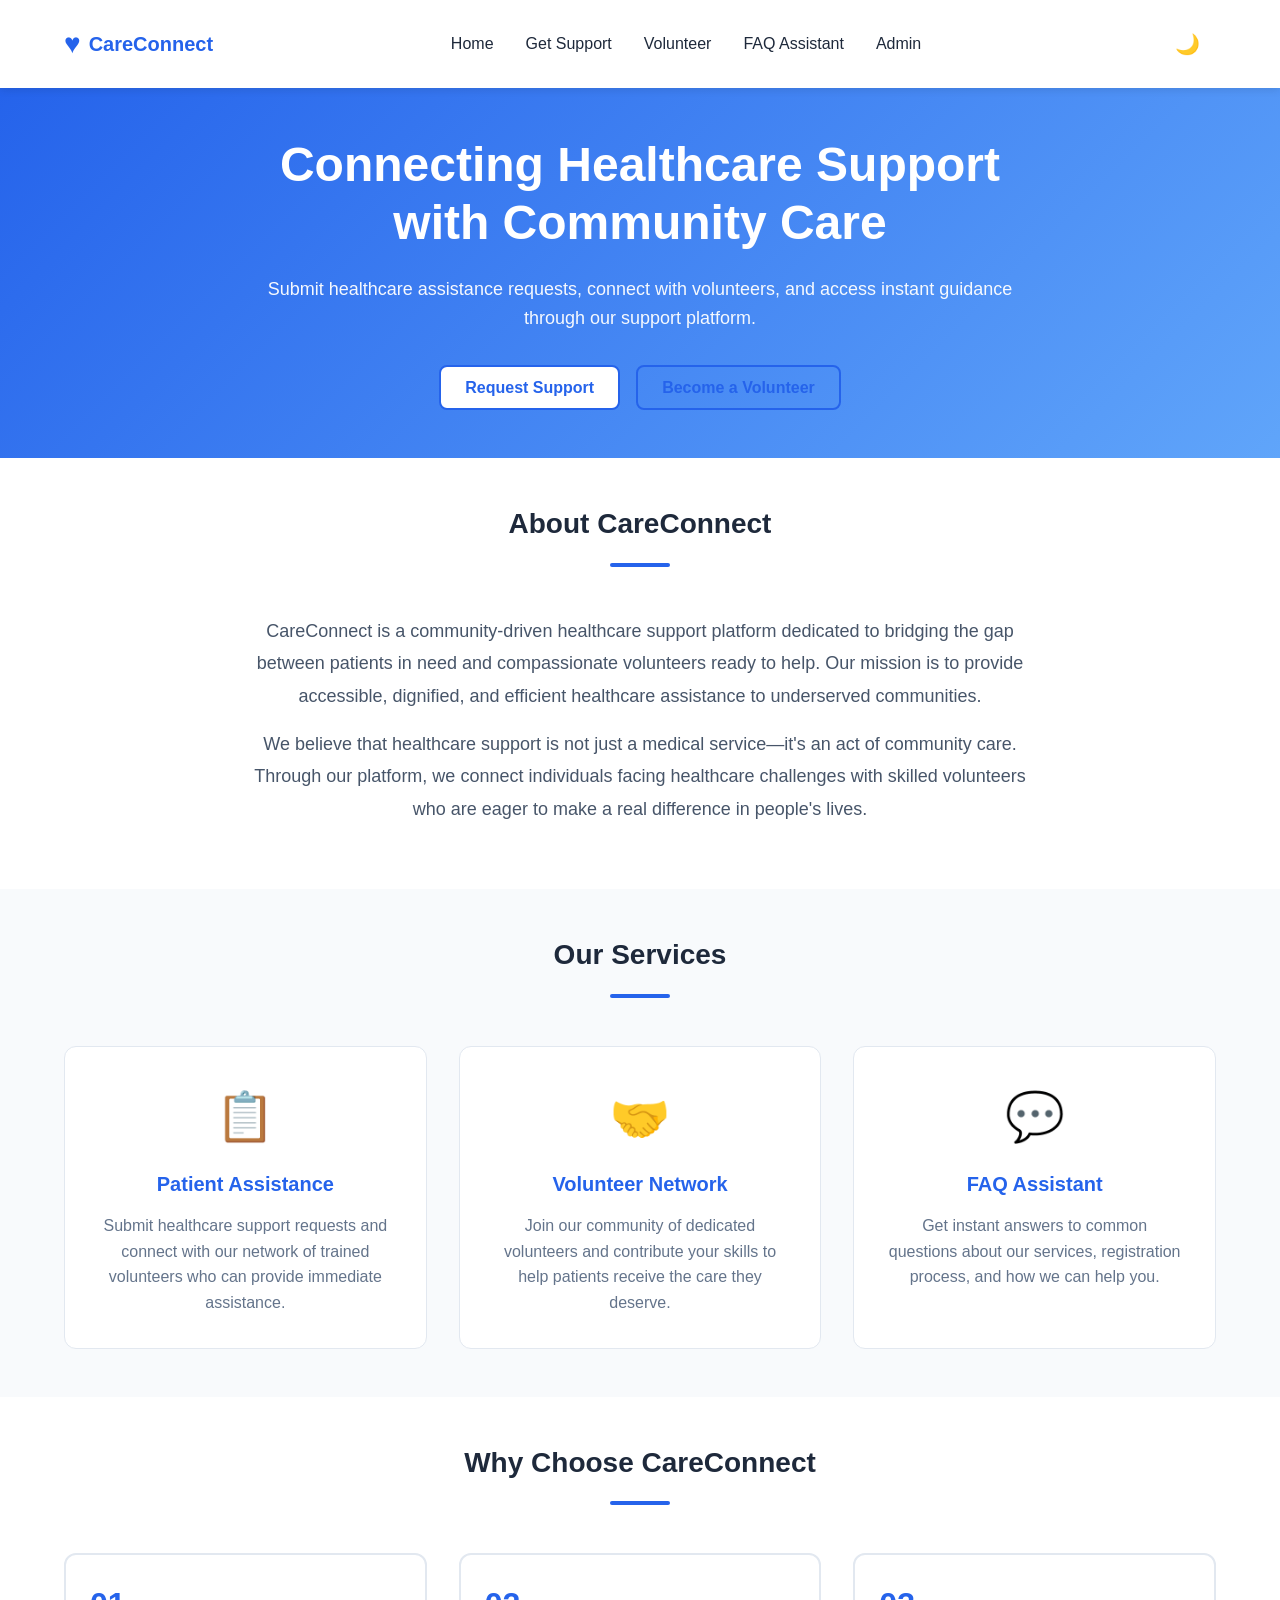
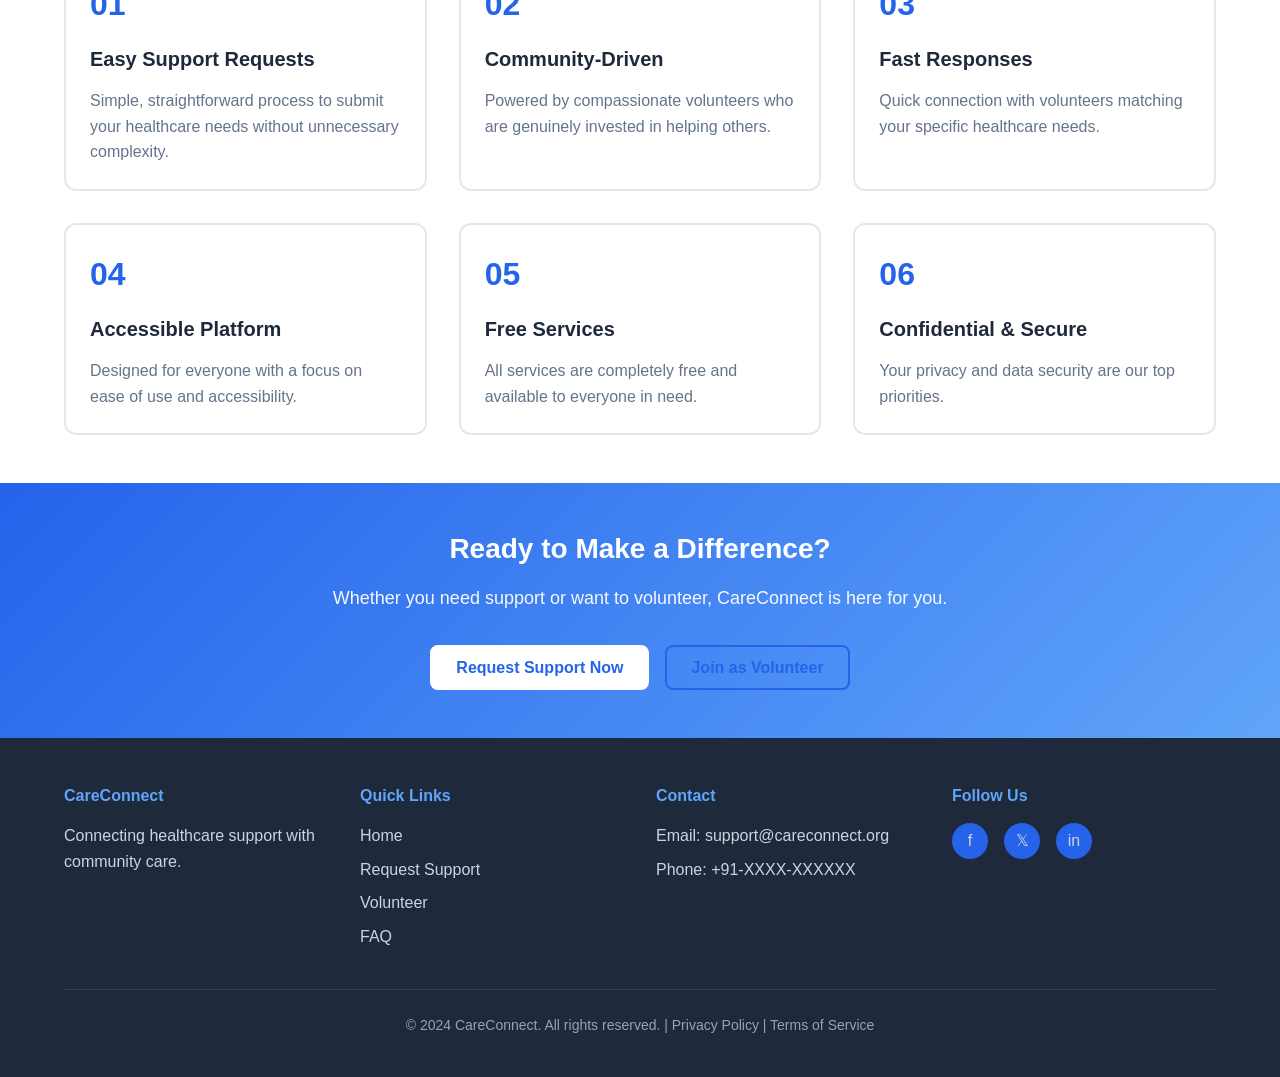
<file: index.html>
<!DOCTYPE html>
<html lang="en">
<head>
    <meta charset="UTF-8">
    <meta name="viewport" content="width=device-width, initial-scale=1.0">
    <title>CareConnect - Healthcare Support & Volunteer Assistance</title>
    <link rel="stylesheet" href="css/style.css">
</head>
<body>
    <!-- Navigation Bar -->
    <nav class="navbar">
        <div class="nav-container">
            <div class="nav-logo">
                <span class="logo-icon">♥</span>
                <span>CareConnect</span>
            </div>
            <ul class="nav-menu">
                <li><a href="#home">Home</a></li>
                <li><a href="support.html">Get Support</a></li>
                <li><a href="volunteer.html">Volunteer</a></li>
                <li><a href="chatbot.html">FAQ Assistant</a></li>
                <li><a href="admin.html">Admin</a></li>
            </ul>
            <div class="nav-controls">
                <button id="themeToggle" class="theme-toggle" aria-label="Toggle dark mode" title="Dark Mode">🌙</button>
                <div class="hamburger" id="hamburger">
                    <span></span>
                    <span></span>
                    <span></span>
                </div>
            </div>
        </div>
    </nav>

    <!-- Hero Section -->
    <section class="hero" id="home">
        <div class="hero-content">
            <h1 class="hero-title">Connecting Healthcare Support with Community Care</h1>
            <p class="hero-subtitle">Submit healthcare assistance requests, connect with volunteers, and access instant guidance through our support platform.</p>
            <div class="hero-buttons">
                <a href="support.html" class="btn btn-primary">Request Support</a>
                <a href="volunteer.html" class="btn btn-secondary">Become a Volunteer</a>
            </div>
        </div>
    </section>

    <!-- About Section -->
    <section class="about">
        <div class="container">
            <h2 class="section-title">About CareConnect</h2>
            <div class="about-content">
                <p>CareConnect is a community-driven healthcare support platform dedicated to bridging the gap between patients in need and compassionate volunteers ready to help. Our mission is to provide accessible, dignified, and efficient healthcare assistance to underserved communities.</p>
                <p>We believe that healthcare support is not just a medical service—it's an act of community care. Through our platform, we connect individuals facing healthcare challenges with skilled volunteers who are eager to make a real difference in people's lives.</p>
            </div>
        </div>
    </section>

    <!-- Services Section -->
    <section class="services">
        <div class="container">
            <h2 class="section-title">Our Services</h2>
            <div class="services-grid">
                <div class="service-card">
                    <div class="service-icon">📋</div>
                    <h3>Patient Assistance</h3>
                    <p>Submit healthcare support requests and connect with our network of trained volunteers who can provide immediate assistance.</p>
                </div>
                <div class="service-card">
                    <div class="service-icon">🤝</div>
                    <h3>Volunteer Network</h3>
                    <p>Join our community of dedicated volunteers and contribute your skills to help patients receive the care they deserve.</p>
                </div>
                <div class="service-card">
                    <div class="service-icon">💬</div>
                    <h3>FAQ Assistant</h3>
                    <p>Get instant answers to common questions about our services, registration process, and how we can help you.</p>
                </div>
            </div>
        </div>
    </section>

    <!-- Why Choose Us Section -->
    <section class="why-us">
        <div class="container">
            <h2 class="section-title">Why Choose CareConnect</h2>
            <div class="features-grid">
                <div class="feature-item">
                    <div class="feature-number">01</div>
                    <h3>Easy Support Requests</h3>
                    <p>Simple, straightforward process to submit your healthcare needs without unnecessary complexity.</p>
                </div>
                <div class="feature-item">
                    <div class="feature-number">02</div>
                    <h3>Community-Driven</h3>
                    <p>Powered by compassionate volunteers who are genuinely invested in helping others.</p>
                </div>
                <div class="feature-item">
                    <div class="feature-number">03</div>
                    <h3>Fast Responses</h3>
                    <p>Quick connection with volunteers matching your specific healthcare needs.</p>
                </div>
                <div class="feature-item">
                    <div class="feature-number">04</div>
                    <h3>Accessible Platform</h3>
                    <p>Designed for everyone with a focus on ease of use and accessibility.</p>
                </div>
                <div class="feature-item">
                    <div class="feature-number">05</div>
                    <h3>Free Services</h3>
                    <p>All services are completely free and available to everyone in need.</p>
                </div>
                <div class="feature-item">
                    <div class="feature-number">06</div>
                    <h3>Confidential & Secure</h3>
                    <p>Your privacy and data security are our top priorities.</p>
                </div>
            </div>
        </div>
    </section>

    <!-- CTA Section -->
    <section class="cta-section">
        <div class="container">
            <h2>Ready to Make a Difference?</h2>
            <p>Whether you need support or want to volunteer, CareConnect is here for you.</p>
            <div class="cta-buttons">
                <a href="support.html" class="btn btn-primary">Request Support Now</a>
                <a href="volunteer.html" class="btn btn-secondary">Join as Volunteer</a>
            </div>
        </div>
    </section>

    <!-- Footer -->
    <footer class="footer">
        <div class="container">
            <div class="footer-content">
                <div class="footer-section">
                    <h4>CareConnect</h4>
                    <p>Connecting healthcare support with community care.</p>
                </div>
                <div class="footer-section">
                    <h4>Quick Links</h4>
                    <ul>
                        <li><a href="#home">Home</a></li>
                        <li><a href="support.html">Request Support</a></li>
                        <li><a href="volunteer.html">Volunteer</a></li>
                        <li><a href="chatbot.html">FAQ</a></li>
                    </ul>
                </div>
                <div class="footer-section">
                    <h4>Contact</h4>
                    <p>Email: support@careconnect.org</p>
                    <p>Phone: +91-XXXX-XXXXXX</p>
                </div>
                <div class="footer-section">
                    <h4>Follow Us</h4>
                    <div class="social-links">
                        <a href="#" aria-label="Facebook">f</a>
                        <a href="#" aria-label="Twitter">𝕏</a>
                        <a href="#" aria-label="LinkedIn">in</a>
                    </div>
                </div>
            </div>
            <div class="footer-bottom">
                <p>&copy; 2024 CareConnect. All rights reserved. | Privacy Policy | Terms of Service</p>
            </div>
        </div>
    </footer>

    <script src="js/main.js"></script>
</body>
</html>
</file>
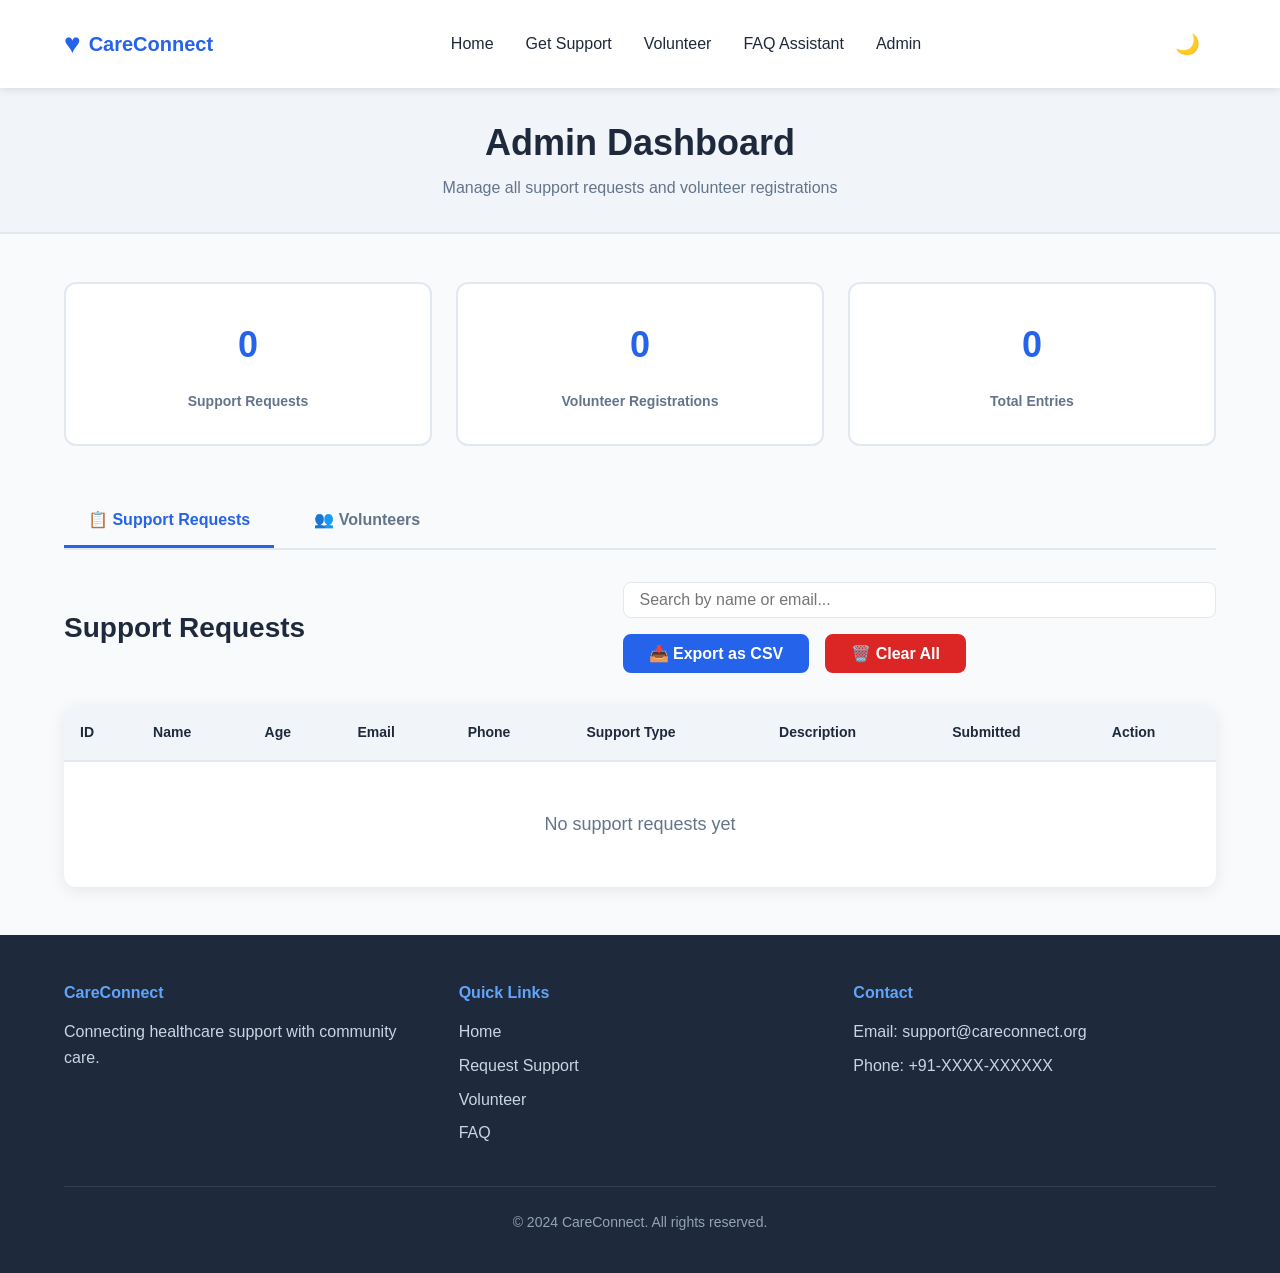
<file: admin.html>
<!DOCTYPE html>
<html lang="en">
<head>
    <meta charset="UTF-8">
    <meta name="viewport" content="width=device-width, initial-scale=1.0">
    <title>Admin Dashboard - CareConnect</title>
    <link rel="stylesheet" href="css/style.css">
</head>
<body>
    <!-- Navigation Bar -->
    <nav class="navbar">
        <div class="nav-container">
            <div class="nav-logo">
                <span class="logo-icon">♥</span>
                <span>CareConnect</span>
            </div>
            <ul class="nav-menu">
                <li><a href="index.html">Home</a></li>
                <li><a href="support.html">Get Support</a></li>
                <li><a href="volunteer.html">Volunteer</a></li>
                <li><a href="chatbot.html">FAQ Assistant</a></li>
                <li><a href="admin.html">Admin</a></li>
            </ul>
            <div class="nav-controls">
                <button id="themeToggle" class="theme-toggle" aria-label="Toggle dark mode" title="Dark Mode">🌙</button>
                <div class="hamburger" id="hamburger">
                    <span></span>
                    <span></span>
                    <span></span>
                </div>
            </div>
        </div>
    </nav>

    <!-- Page Header -->
    <section class="page-header">
        <div class="container">
            <h1>Admin Dashboard</h1>
            <p>Manage all support requests and volunteer registrations</p>
        </div>
    </section>

    <!-- Admin Dashboard Section -->
    <section class="admin-section">
        <div class="container">
            <!-- Statistics Cards -->
            <div class="stats-grid">
                <div class="stat-card">
                    <div class="stat-value" id="totalRequests">0</div>
                    <div class="stat-label">Support Requests</div>
                </div>
                <div class="stat-card">
                    <div class="stat-value" id="totalVolunteers">0</div>
                    <div class="stat-label">Volunteer Registrations</div>
                </div>
                <div class="stat-card">
                    <div class="stat-value" id="totalEntries">0</div>
                    <div class="stat-label">Total Entries</div>
                </div>
            </div>

            <!-- Tabs Navigation -->
            <div class="admin-tabs">
                <button class="tab-button active" data-tab="requests">📋 Support Requests</button>
                <button class="tab-button" data-tab="volunteers">👥 Volunteers</button>
            </div>

            <!-- Support Requests Tab -->
            <div id="requests-tab" class="tab-content active">
                <div class="tab-header">
                    <h2>Support Requests</h2>
                    <div class="tab-controls">
                        <input 
                            type="text" 
                            id="requestsSearch" 
                            placeholder="Search by name or email..."
                            class="search-input"
                        >
                        <button id="exportRequests" class="btn btn-primary">📥 Export as CSV</button>
                        <button id="clearRequests" class="btn btn-danger">🗑️ Clear All</button>
                    </div>
                </div>

                <div id="requestsContainer" class="table-container">
                    <table class="admin-table">
                        <thead>
                            <tr>
                                <th>ID</th>
                                <th>Name</th>
                                <th>Age</th>
                                <th>Email</th>
                                <th>Phone</th>
                                <th>Support Type</th>
                                <th>Description</th>
                                <th>Submitted</th>
                                <th>Action</th>
                            </tr>
                        </thead>
                        <tbody id="requestsTable">
                            <!-- Populated by JavaScript -->
                        </tbody>
                    </table>
                    <div id="requestsEmpty" class="empty-state">
                        <p>No support requests yet</p>
                    </div>
                </div>
            </div>

            <!-- Volunteers Tab -->
            <div id="volunteers-tab" class="tab-content">
                <div class="tab-header">
                    <h2>Volunteer Registrations</h2>
                    <div class="tab-controls">
                        <input 
                            type="text" 
                            id="volunteersSearch" 
                            placeholder="Search by name or skill..."
                            class="search-input"
                        >
                        <button id="exportVolunteers" class="btn btn-primary">📥 Export as CSV</button>
                        <button id="clearVolunteers" class="btn btn-danger">🗑️ Clear All</button>
                    </div>
                </div>

                <div id="volunteersContainer" class="table-container">
                    <table class="admin-table">
                        <thead>
                            <tr>
                                <th>ID</th>
                                <th>Name</th>
                                <th>Email</th>
                                <th>Phone</th>
                                <th>Skill</th>
                                <th>Availability</th>
                                <th>Motivation</th>
                                <th>Registered</th>
                                <th>Action</th>
                            </tr>
                        </thead>
                        <tbody id="volunteersTable">
                            <!-- Populated by JavaScript -->
                        </tbody>
                    </table>
                    <div id="volunteersEmpty" class="empty-state">
                        <p>No volunteer registrations yet</p>
                    </div>
                </div>
            </div>
        </div>
    </section>

    <!-- Footer -->
    <footer class="footer">
        <div class="container">
            <div class="footer-content">
                <div class="footer-section">
                    <h4>CareConnect</h4>
                    <p>Connecting healthcare support with community care.</p>
                </div>
                <div class="footer-section">
                    <h4>Quick Links</h4>
                    <ul>
                        <li><a href="index.html">Home</a></li>
                        <li><a href="support.html">Request Support</a></li>
                        <li><a href="volunteer.html">Volunteer</a></li>
                        <li><a href="chatbot.html">FAQ</a></li>
                    </ul>
                </div>
                <div class="footer-section">
                    <h4>Contact</h4>
                    <p>Email: support@careconnect.org</p>
                    <p>Phone: +91-XXXX-XXXXXX</p>
                </div>
            </div>
            <div class="footer-bottom">
                <p>&copy; 2024 CareConnect. All rights reserved.</p>
            </div>
        </div>
    </footer>

    <script src="js/main.js"></script>
    <script src="js/admin.js"></script>
</body>
</html>
</file>
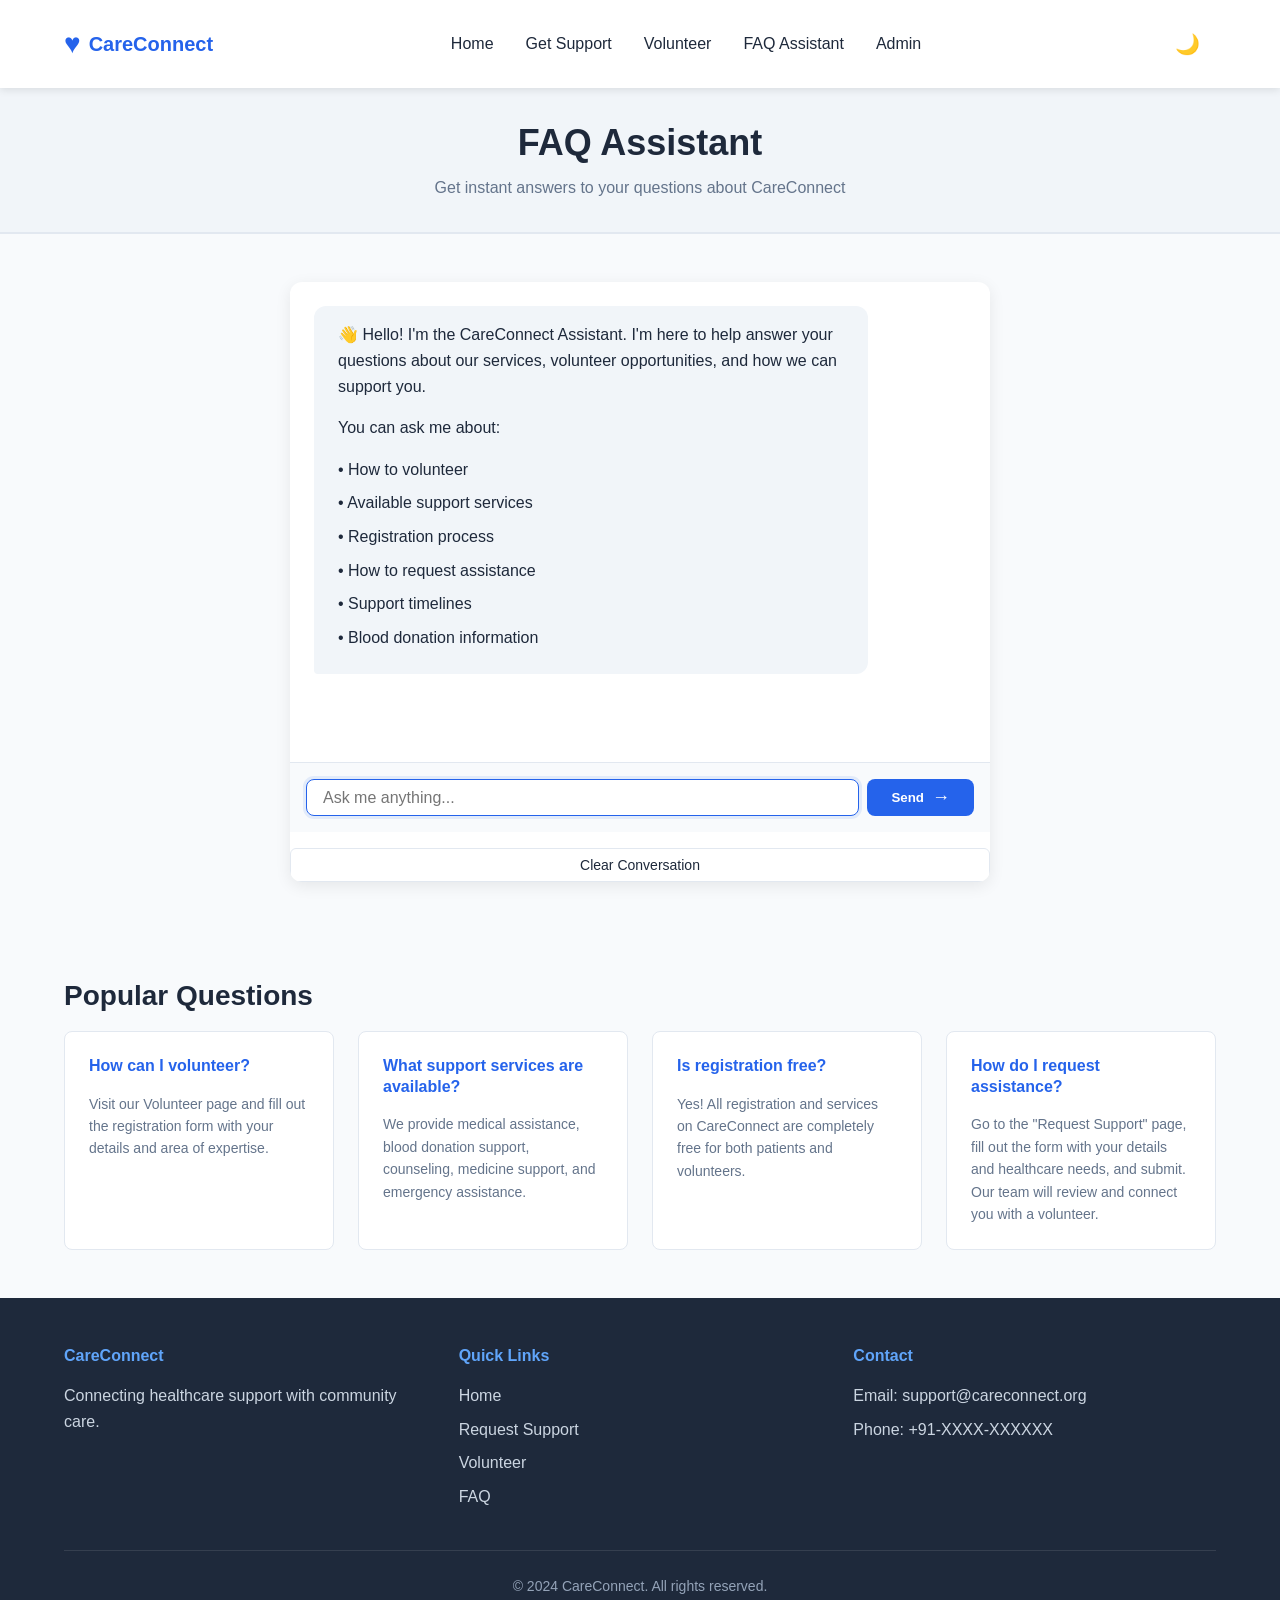
<file: chatbot.html>
<!DOCTYPE html>
<html lang="en">
<head>
    <meta charset="UTF-8">
    <meta name="viewport" content="width=device-width, initial-scale=1.0">
    <title>FAQ Assistant - CareConnect</title>
    <link rel="stylesheet" href="css/style.css">
</head>
<body>
    <!-- Navigation Bar -->
    <nav class="navbar">
        <div class="nav-container">
            <div class="nav-logo">
                <span class="logo-icon">♥</span>
                <span>CareConnect</span>
            </div>
            <ul class="nav-menu">
                <li><a href="index.html">Home</a></li>
                <li><a href="support.html">Get Support</a></li>
                <li><a href="volunteer.html">Volunteer</a></li>
                <li><a href="chatbot.html">FAQ Assistant</a></li>
                <li><a href="admin.html">Admin</a></li>
            </ul>
            <div class="nav-controls">
                <button id="themeToggle" class="theme-toggle" aria-label="Toggle dark mode" title="Dark Mode">🌙</button>
                <div class="hamburger" id="hamburger">
                    <span></span>
                    <span></span>
                    <span></span>
                </div>
            </div>
        </div>
    </nav>

    <!-- Page Header -->
    <section class="page-header">
        <div class="container">
            <h1>FAQ Assistant</h1>
            <p>Get instant answers to your questions about CareConnect</p>
        </div>
    </section>

    <!-- Chatbot Section -->
    <section class="chatbot-section">
        <div class="container">
            <div class="chatbot-container">
                <!-- Chat History -->
                <div class="chat-history" id="chatHistory">
                    <div class="bot-message">
                        <div class="message-content">
                            <p>👋 Hello! I'm the CareConnect Assistant. I'm here to help answer your questions about our services, volunteer opportunities, and how we can support you.</p>
                            <p>You can ask me about:</p>
                            <ul class="quick-questions">
                                <li>• How to volunteer</li>
                                <li>• Available support services</li>
                                <li>• Registration process</li>
                                <li>• How to request assistance</li>
                                <li>• Support timelines</li>
                                <li>• Blood donation information</li>
                            </ul>
                        </div>
                    </div>
                </div>

                <!-- Chat Input -->
                <div class="chat-input-area">
                    <form id="chatForm" class="chat-form">
                        <input 
                            type="text" 
                            id="userInput" 
                            placeholder="Ask me anything..." 
                            autocomplete="off"
                            aria-label="Chat input"
                        >
                        <button type="submit" class="send-btn" aria-label="Send message">
                            <span>Send</span>
                            <span class="send-icon">→</span>
                        </button>
                    </form>
                </div>

                <!-- Clear Chat Button -->
                <button id="clearChat" class="btn-clear-chat">Clear Conversation</button>
            </div>
        </div>
    </section>

    <!-- Sample Questions Section -->
    <section class="info-section">
        <div class="container">
            <h2>Popular Questions</h2>
            <div class="popular-questions">
                <div class="question-card">
                    <h3>How can I volunteer?</h3>
                    <p>Visit our Volunteer page and fill out the registration form with your details and area of expertise.</p>
                </div>
                <div class="question-card">
                    <h3>What support services are available?</h3>
                    <p>We provide medical assistance, blood donation support, counseling, medicine support, and emergency assistance.</p>
                </div>
                <div class="question-card">
                    <h3>Is registration free?</h3>
                    <p>Yes! All registration and services on CareConnect are completely free for both patients and volunteers.</p>
                </div>
                <div class="question-card">
                    <h3>How do I request assistance?</h3>
                    <p>Go to the "Request Support" page, fill out the form with your details and healthcare needs, and submit. Our team will review and connect you with a volunteer.</p>
                </div>
            </div>
        </div>
    </section>

    <!-- Footer -->
    <footer class="footer">
        <div class="container">
            <div class="footer-content">
                <div class="footer-section">
                    <h4>CareConnect</h4>
                    <p>Connecting healthcare support with community care.</p>
                </div>
                <div class="footer-section">
                    <h4>Quick Links</h4>
                    <ul>
                        <li><a href="index.html">Home</a></li>
                        <li><a href="support.html">Request Support</a></li>
                        <li><a href="volunteer.html">Volunteer</a></li>
                        <li><a href="chatbot.html">FAQ</a></li>
                    </ul>
                </div>
                <div class="footer-section">
                    <h4>Contact</h4>
                    <p>Email: support@careconnect.org</p>
                    <p>Phone: +91-XXXX-XXXXXX</p>
                </div>
            </div>
            <div class="footer-bottom">
                <p>&copy; 2024 CareConnect. All rights reserved.</p>
            </div>
        </div>
    </footer>

    <script src="js/main.js"></script>
    <script src="js/chatbot.js"></script>
</body>
</html>
</file>
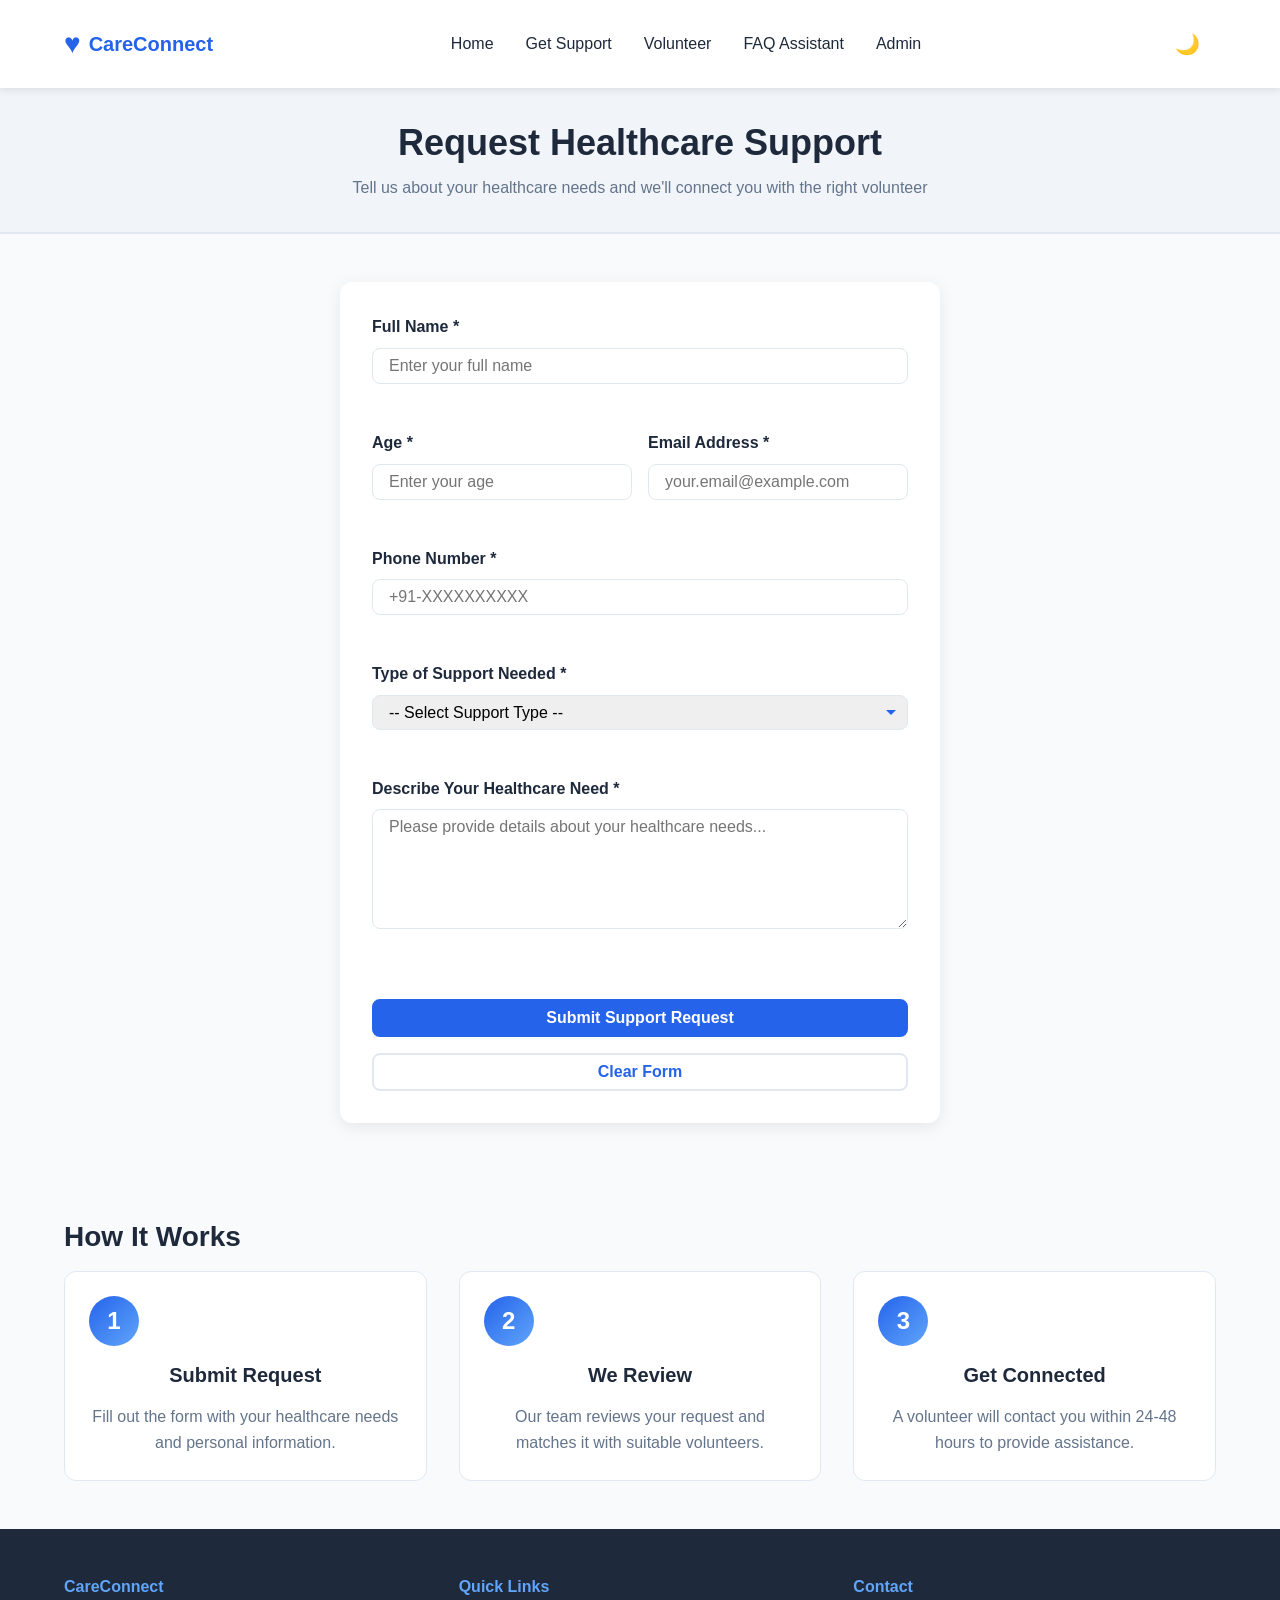
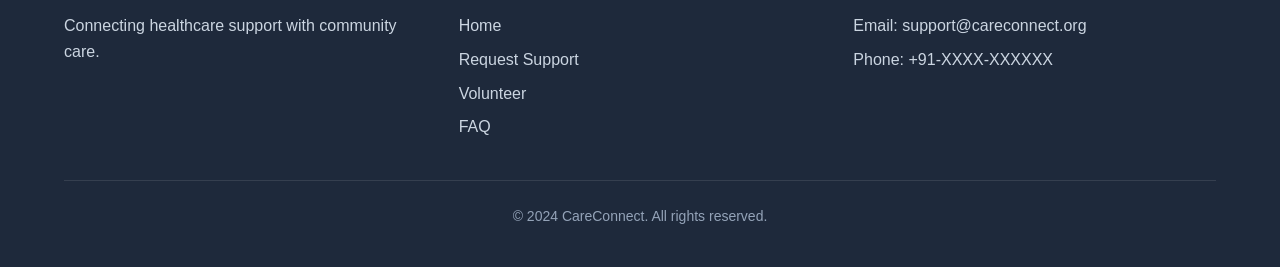
<file: support.html>
<!DOCTYPE html>
<html lang="en">
<head>
    <meta charset="UTF-8">
    <meta name="viewport" content="width=device-width, initial-scale=1.0">
    <title>Request Healthcare Support - CareConnect</title>
    <link rel="stylesheet" href="css/style.css">
</head>
<body>
    <!-- Navigation Bar -->
    <nav class="navbar">
        <div class="nav-container">
            <div class="nav-logo">
                <span class="logo-icon">♥</span>
                <span>CareConnect</span>
            </div>
            <ul class="nav-menu">
                <li><a href="index.html">Home</a></li>
                <li><a href="support.html">Get Support</a></li>
                <li><a href="volunteer.html">Volunteer</a></li>
                <li><a href="chatbot.html">FAQ Assistant</a></li>
                <li><a href="admin.html">Admin</a></li>
            </ul>
            <div class="nav-controls">
                <button id="themeToggle" class="theme-toggle" aria-label="Toggle dark mode" title="Dark Mode">🌙</button>
                <div class="hamburger" id="hamburger">
                    <span></span>
                    <span></span>
                    <span></span>
                </div>
            </div>
        </div>
    </nav>

    <!-- Page Header -->
    <section class="page-header">
        <div class="container">
            <h1>Request Healthcare Support</h1>
            <p>Tell us about your healthcare needs and we'll connect you with the right volunteer</p>
        </div>
    </section>

    <!-- Support Form Section -->
    <section class="form-section">
        <div class="container">
            <div class="form-container">
                <form id="supportForm" class="form">
                    <div class="form-group">
                        <label for="fullName">Full Name *</label>
                        <input 
                            type="text" 
                            id="fullName" 
                            name="fullName" 
                            placeholder="Enter your full name"
                            required
                        >
                        <span class="error-message" id="fullNameError"></span>
                    </div>

                    <div class="form-row">
                        <div class="form-group">
                            <label for="age">Age *</label>
                            <input 
                                type="number" 
                                id="age" 
                                name="age" 
                                placeholder="Enter your age"
                                min="1"
                                max="120"
                                required
                            >
                            <span class="error-message" id="ageError"></span>
                        </div>
                        
                        <div class="form-group">
                            <label for="email">Email Address *</label>
                            <input 
                                type="email" 
                                id="email" 
                                name="email" 
                                placeholder="your.email@example.com"
                                required
                            >
                            <span class="error-message" id="emailError"></span>
                        </div>
                    </div>

                    <div class="form-group">
                        <label for="phone">Phone Number *</label>
                        <input 
                            type="tel" 
                            id="phone" 
                            name="phone" 
                            placeholder="+91-XXXXXXXXXX"
                            pattern="[0-9\-\+\(\)\s]+"
                            required
                        >
                        <span class="error-message" id="phoneError"></span>
                    </div>

                    <div class="form-group">
                        <label for="supportType">Type of Support Needed *</label>
                        <select id="supportType" name="supportType" required>
                            <option value="">-- Select Support Type --</option>
                            <option value="Medical Assistance">Medical Assistance</option>
                            <option value="Blood Donation">Blood Donation</option>
                            <option value="Counseling">Counseling</option>
                            <option value="Medicine Support">Medicine Support</option>
                            <option value="Emergency Support">Emergency Support</option>
                            <option value="Other">Other</option>
                        </select>
                        <span class="error-message" id="supportTypeError"></span>
                    </div>

                    <div class="form-group">
                        <label for="description">Describe Your Healthcare Need *</label>
                        <textarea 
                            id="description" 
                            name="description" 
                            placeholder="Please provide details about your healthcare needs..."
                            rows="5"
                            required
                        ></textarea>
                        <span class="error-message" id="descriptionError"></span>
                    </div>

                    <button type="submit" class="btn btn-primary btn-full">Submit Support Request</button>
                    <button type="reset" class="btn btn-outline btn-full">Clear Form</button>
                </form>

                <!-- Success Message -->
                <div id="successMessage" class="success-box hidden">
                    <div class="success-icon">✓</div>
                    <h3>Request Submitted Successfully!</h3>
                    <p>Your healthcare support request has been recorded. Our volunteer team will review your request and contact you soon.</p>
                    <p class="request-id">Request ID: <strong id="requestId"></strong></p>
                </div>
            </div>
        </div>
    </section>

    <!-- Recent Requests Info Section -->
    <section class="info-section">
        <div class="container">
            <h2>How It Works</h2>
            <div class="steps-grid">
                <div class="step-card">
                    <div class="step-number">1</div>
                    <h3>Submit Request</h3>
                    <p>Fill out the form with your healthcare needs and personal information.</p>
                </div>
                <div class="step-card">
                    <div class="step-number">2</div>
                    <h3>We Review</h3>
                    <p>Our team reviews your request and matches it with suitable volunteers.</p>
                </div>
                <div class="step-card">
                    <div class="step-number">3</div>
                    <h3>Get Connected</h3>
                    <p>A volunteer will contact you within 24-48 hours to provide assistance.</p>
                </div>
            </div>
        </div>
    </section>

    <!-- Footer -->
    <footer class="footer">
        <div class="container">
            <div class="footer-content">
                <div class="footer-section">
                    <h4>CareConnect</h4>
                    <p>Connecting healthcare support with community care.</p>
                </div>
                <div class="footer-section">
                    <h4>Quick Links</h4>
                    <ul>
                        <li><a href="index.html">Home</a></li>
                        <li><a href="support.html">Request Support</a></li>
                        <li><a href="volunteer.html">Volunteer</a></li>
                        <li><a href="chatbot.html">FAQ</a></li>
                    </ul>
                </div>
                <div class="footer-section">
                    <h4>Contact</h4>
                    <p>Email: support@careconnect.org</p>
                    <p>Phone: +91-XXXX-XXXXXX</p>
                </div>
            </div>
            <div class="footer-bottom">
                <p>&copy; 2024 CareConnect. All rights reserved.</p>
            </div>
        </div>
    </footer>

    <script src="js/main.js"></script>
    <script src="js/support.js"></script>
</body>
</html>
</file>
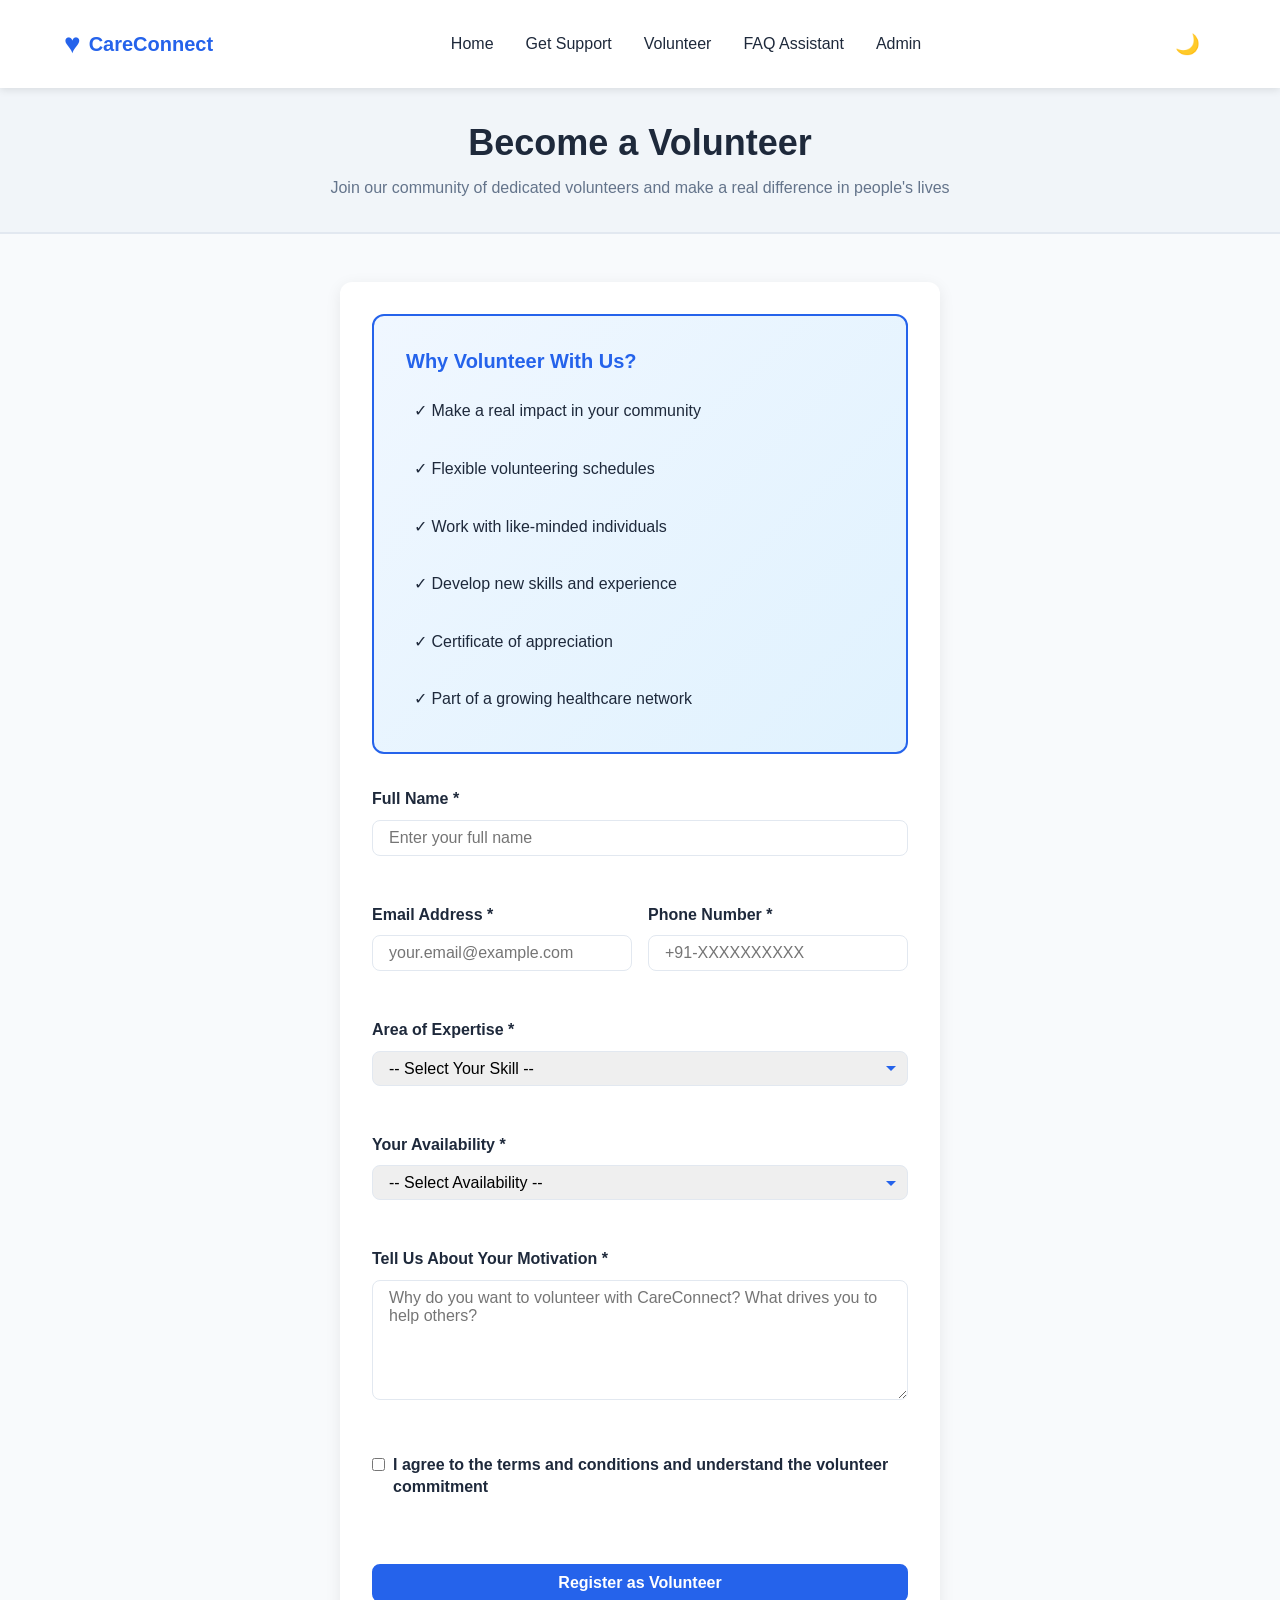
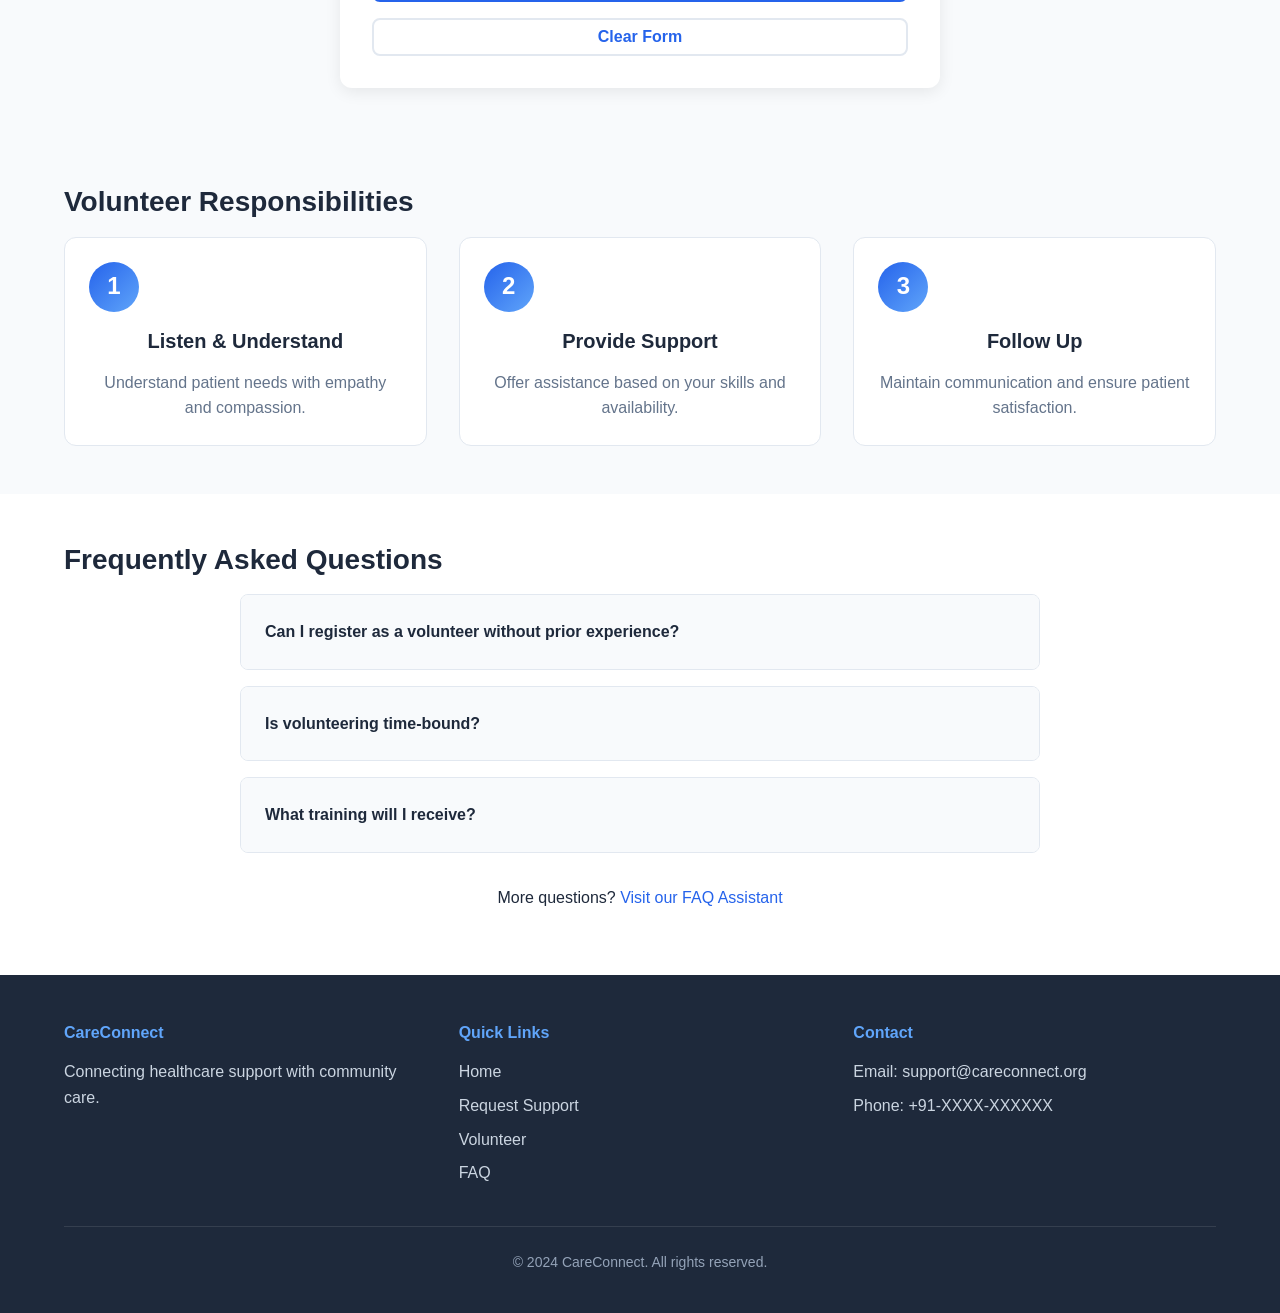
<file: volunteer.html>
<!DOCTYPE html>
<html lang="en">
<head>
    <meta charset="UTF-8">
    <meta name="viewport" content="width=device-width, initial-scale=1.0">
    <title>Become a Volunteer - CareConnect</title>
    <link rel="stylesheet" href="css/style.css">
</head>
<body>
    <!-- Navigation Bar -->
    <nav class="navbar">
        <div class="nav-container">
            <div class="nav-logo">
                <span class="logo-icon">♥</span>
                <span>CareConnect</span>
            </div>
            <ul class="nav-menu">
                <li><a href="index.html">Home</a></li>
                <li><a href="support.html">Get Support</a></li>
                <li><a href="volunteer.html">Volunteer</a></li>
                <li><a href="chatbot.html">FAQ Assistant</a></li>
                <li><a href="admin.html">Admin</a></li>
            </ul>
            <div class="nav-controls">
                <button id="themeToggle" class="theme-toggle" aria-label="Toggle dark mode" title="Dark Mode">🌙</button>
                <div class="hamburger" id="hamburger">
                    <span></span>
                    <span></span>
                    <span></span>
                </div>
            </div>
        </div>
    </nav>

    <!-- Page Header -->
    <section class="page-header">
        <div class="container">
            <h1>Become a Volunteer</h1>
            <p>Join our community of dedicated volunteers and make a real difference in people's lives</p>
        </div>
    </section>

    <!-- Volunteer Form Section -->
    <section class="form-section">
        <div class="container">
            <div class="form-container">
                <!-- Benefits Card -->
                <div class="benefits-card">
                    <h3>Why Volunteer With Us?</h3>
                    <ul class="benefits-list">
                        <li>✓ Make a real impact in your community</li>
                        <li>✓ Flexible volunteering schedules</li>
                        <li>✓ Work with like-minded individuals</li>
                        <li>✓ Develop new skills and experience</li>
                        <li>✓ Certificate of appreciation</li>
                        <li>✓ Part of a growing healthcare network</li>
                    </ul>
                </div>

                <form id="volunteerForm" class="form">
                    <div class="form-group">
                        <label for="volunteerName">Full Name *</label>
                        <input 
                            type="text" 
                            id="volunteerName" 
                            name="volunteerName" 
                            placeholder="Enter your full name"
                            required
                        >
                        <span class="error-message" id="volunteerNameError"></span>
                    </div>

                    <div class="form-row">
                        <div class="form-group">
                            <label for="volunteerEmail">Email Address *</label>
                            <input 
                                type="email" 
                                id="volunteerEmail" 
                                name="volunteerEmail" 
                                placeholder="your.email@example.com"
                                required
                            >
                            <span class="error-message" id="volunteerEmailError"></span>
                        </div>

                        <div class="form-group">
                            <label for="volunteerPhone">Phone Number *</label>
                            <input 
                                type="tel" 
                                id="volunteerPhone" 
                                name="volunteerPhone" 
                                placeholder="+91-XXXXXXXXXX"
                                pattern="[0-9\-\+\(\)\s]+"
                                required
                            >
                            <span class="error-message" id="volunteerPhoneError"></span>
                        </div>
                    </div>

                    <div class="form-group">
                        <label for="skill">Area of Expertise *</label>
                        <select id="skill" name="skill" required>
                            <option value="">-- Select Your Skill --</option>
                            <option value="Counseling">Counseling</option>
                            <option value="Healthcare Assistance">Healthcare Assistance</option>
                            <option value="Blood Donation Support">Blood Donation Support</option>
                            <option value="Fundraising">Fundraising</option>
                            <option value="Community Outreach">Community Outreach</option>
                            <option value="Other">Other</option>
                        </select>
                        <span class="error-message" id="skillError"></span>
                    </div>

                    <div class="form-group">
                        <label for="availability">Your Availability *</label>
                        <select id="availability" name="availability" required>
                            <option value="">-- Select Availability --</option>
                            <option value="Weekdays">Weekdays</option>
                            <option value="Weekends">Weekends</option>
                            <option value="Flexible">Flexible</option>
                        </select>
                        <span class="error-message" id="availabilityError"></span>
                    </div>

                    <div class="form-group">
                        <label for="motivation">Tell Us About Your Motivation *</label>
                        <textarea 
                            id="motivation" 
                            name="motivation" 
                            placeholder="Why do you want to volunteer with CareConnect? What drives you to help others?"
                            rows="5"
                            required
                        ></textarea>
                        <span class="error-message" id="motivationError"></span>
                    </div>

                    <div class="checkbox-group">
                        <label class="checkbox-label">
                            <input type="checkbox" id="terms" name="terms" required>
                            <span>I agree to the terms and conditions and understand the volunteer commitment</span>
                        </label>
                        <span class="error-message" id="termsError"></span>
                    </div>

                    <button type="submit" class="btn btn-primary btn-full">Register as Volunteer</button>
                    <button type="reset" class="btn btn-outline btn-full">Clear Form</button>
                </form>

                <!-- Success Message -->
                <div id="volunteerSuccess" class="success-box hidden">
                    <div class="success-icon">✓</div>
                    <h3>Welcome to CareConnect!</h3>
                    <p>Thank you for registering as a volunteer. Your application has been submitted successfully.</p>
                    <p>Our team will review your information and contact you within 2-3 business days to discuss next steps and onboarding.</p>
                    <p class="volunteer-id">Volunteer ID: <strong id="volunteerId"></strong></p>
                </div>
            </div>
        </div>
    </section>

    <!-- Responsibilities Section -->
    <section class="info-section">
        <div class="container">
            <h2>Volunteer Responsibilities</h2>
            <div class="steps-grid">
                <div class="step-card">
                    <div class="step-number">1</div>
                    <h3>Listen & Understand</h3>
                    <p>Understand patient needs with empathy and compassion.</p>
                </div>
                <div class="step-card">
                    <div class="step-number">2</div>
                    <h3>Provide Support</h3>
                    <p>Offer assistance based on your skills and availability.</p>
                </div>
                <div class="step-card">
                    <div class="step-number">3</div>
                    <h3>Follow Up</h3>
                    <p>Maintain communication and ensure patient satisfaction.</p>
                </div>
            </div>
        </div>
    </section>

    <!-- FAQ Section -->
    <section class="faq-preview">
        <div class="container">
            <h2>Frequently Asked Questions</h2>
            <div class="faq-items">
                <details class="faq-item">
                    <summary>Can I register as a volunteer without prior experience?</summary>
                    <p>Yes! We welcome passionate individuals from all backgrounds. While prior experience is helpful, what matters most is your willingness to learn and help others.</p>
                </details>
                <details class="faq-item">
                    <summary>Is volunteering time-bound?</summary>
                    <p>No, you decide your own schedule. We offer flexibility with weekday, weekend, or flexible availability options.</p>
                </details>
                <details class="faq-item">
                    <summary>What training will I receive?</summary>
                    <p>We provide comprehensive orientation and training specific to your volunteer role before you start assisting patients.</p>
                </details>
            </div>
            <p class="faq-link">More questions? <a href="chatbot.html">Visit our FAQ Assistant</a></p>
        </div>
    </section>

    <!-- Footer -->
    <footer class="footer">
        <div class="container">
            <div class="footer-content">
                <div class="footer-section">
                    <h4>CareConnect</h4>
                    <p>Connecting healthcare support with community care.</p>
                </div>
                <div class="footer-section">
                    <h4>Quick Links</h4>
                    <ul>
                        <li><a href="index.html">Home</a></li>
                        <li><a href="support.html">Request Support</a></li>
                        <li><a href="volunteer.html">Volunteer</a></li>
                        <li><a href="chatbot.html">FAQ</a></li>
                    </ul>
                </div>
                <div class="footer-section">
                    <h4>Contact</h4>
                    <p>Email: support@careconnect.org</p>
                    <p>Phone: +91-XXXX-XXXXXX</p>
                </div>
            </div>
            <div class="footer-bottom">
                <p>&copy; 2024 CareConnect. All rights reserved.</p>
            </div>
        </div>
    </footer>

    <script src="js/main.js"></script>
    <script src="js/volunteer.js"></script>
</body>
</html>
</file>
<file: css/style.css>
/* ===========================
   GLOBAL STYLES & RESET
   =========================== */

* {
    margin: 0;
    padding: 0;
    box-sizing: border-box;
}

:root {
    /* Color Palette */
    --primary: #2563eb;
    --secondary: #60a5fa;
    --background: #f8fafc;
    --text: #1e293b;
    --card-bg: #ffffff;
    --success: #16a34a;
    --error: #dc2626;
    --border: #e2e8f0;
    --hover: #1e40af;
    
    /* Typography */
    --font-family: -apple-system, BlinkMacSystemFont, 'Segoe UI', 'Roboto', 'Oxygen', 'Ubuntu', 'Cantarell', sans-serif;
    --font-size-base: 16px;
    --font-size-lg: 18px;
    --font-size-xl: 20px;
    --font-size-2xl: 28px;
    --font-size-3xl: 36px;
    
    /* Spacing */
    --spacing-xs: 4px;
    --spacing-sm: 8px;
    --spacing-md: 16px;
    --spacing-lg: 24px;
    --spacing-xl: 32px;
    --spacing-2xl: 48px;
    
    /* Transitions */
    --transition: all 0.3s ease-in-out;
}

html {
    scroll-behavior: smooth;
}

body {
    font-family: var(--font-family);
    background-color: var(--background);
    color: var(--text);
    line-height: 1.6;
    font-size: var(--font-size-base);
}

/* ===========================
   TYPOGRAPHY
   =========================== */

h1, h2, h3, h4, h5, h6 {
    font-weight: 600;
    line-height: 1.3;
    margin-bottom: var(--spacing-md);
}

h1 {
    font-size: var(--font-size-3xl);
}

h2 {
    font-size: var(--font-size-2xl);
}

h3 {
    font-size: var(--font-size-xl);
}

p {
    margin-bottom: var(--spacing-md);
}

a {
    color: var(--primary);
    text-decoration: none;
    transition: var(--transition);
}

a:hover {
    color: var(--hover);
    text-decoration: underline;
}

/* ===========================
   LAYOUT
   =========================== */

.container {
    max-width: 1200px;
    margin: 0 auto;
    padding: 0 var(--spacing-lg);
}

section {
    padding: var(--spacing-2xl) 0;
}

/* ===========================
   BUTTONS
   =========================== */

.btn {
    display: inline-block;
    padding: var(--spacing-sm) var(--spacing-lg);
    border: 2px solid transparent;
    border-radius: 8px;
    font-size: var(--font-size-base);
    font-weight: 600;
    cursor: pointer;
    transition: var(--transition);
    text-align: center;
    text-decoration: none;
}

.btn-primary {
    background-color: var(--primary);
    color: #ffffff;
    border-color: var(--primary);
}

.btn-primary:hover {
    background-color: var(--hover);
    border-color: var(--hover);
    transform: translateY(-2px);
    box-shadow: 0 4px 12px rgba(37, 99, 235, 0.3);
}

.btn-secondary {
    background-color: transparent;
    color: var(--primary);
    border-color: var(--primary);
}

.btn-secondary:hover {
    background-color: var(--primary);
    color: #ffffff;
    transform: translateY(-2px);
}

.btn-outline {
    background-color: transparent;
    color: var(--primary);
    border-color: var(--border);
}

.btn-outline:hover {
    background-color: var(--background);
    border-color: var(--primary);
}

.btn-full {
    width: 100%;
    margin-top: var(--spacing-md);
}

.btn-clear-chat {
    margin-top: var(--spacing-md);
    padding: var(--spacing-sm) var(--spacing-md);
    background-color: transparent;
    border: 1px solid var(--border);
    border-radius: 6px;
    cursor: pointer;
    font-size: 14px;
    color: var(--text);
    transition: var(--transition);
}

.btn-clear-chat:hover {
    background-color: var(--background);
    border-color: var(--primary);
}

/* ===========================
   NAVIGATION BAR
   =========================== */

.navbar {
    background-color: var(--card-bg);
    box-shadow: 0 2px 8px rgba(0, 0, 0, 0.1);
    position: sticky;
    top: 0;
    z-index: 1000;
}

.nav-container {
    display: flex;
    justify-content: space-between;
    align-items: center;
    max-width: 1200px;
    margin: 0 auto;
    padding: var(--spacing-md) var(--spacing-lg);
}

.nav-logo {
    display: flex;
    align-items: center;
    gap: var(--spacing-sm);
    font-size: var(--font-size-xl);
    font-weight: 700;
    color: var(--primary);
}

.logo-icon {
    font-size: 28px;
}

.nav-menu {
    display: flex;
    list-style: none;
    gap: var(--spacing-xl);
}

.nav-menu a {
    color: var(--text);
    font-weight: 500;
    transition: var(--transition);
}

.nav-menu a:hover {
    color: var(--primary);
    text-decoration: none;
}

.hamburger {
    display: none;
    flex-direction: column;
    cursor: pointer;
    gap: 5px;
}

.hamburger span {
    width: 25px;
    height: 3px;
    background-color: var(--text);
    border-radius: 3px;
    transition: var(--transition);
}

/* ===========================
   HERO SECTION
   =========================== */

.hero {
    background: linear-gradient(135deg, var(--primary) 0%, var(--secondary) 100%);
    color: #ffffff;
    padding: var(--spacing-2xl) 0;
    text-align: center;
}

.hero-content {
    max-width: 800px;
    margin: 0 auto;
}

.hero-title {
    font-size: clamp(28px, 5vw, 48px);
    margin-bottom: var(--spacing-lg);
    line-height: 1.2;
}

.hero-subtitle {
    font-size: var(--font-size-lg);
    margin-bottom: var(--spacing-xl);
    opacity: 0.95;
}

.hero-buttons {
    display: flex;
    gap: var(--spacing-md);
    flex-wrap: wrap;
    justify-content: center;
}

.hero .btn-primary {
    background-color: #ffffff;
    color: var(--primary);
}

.hero .btn-primary:hover {
    background-color: #f0f0f0;
}

/* ===========================
   PAGE HEADER
   =========================== */

.page-header {
    background-color: #f1f5f9;
    padding: var(--spacing-xl) 0;
    text-align: center;
    border-bottom: 2px solid var(--border);
}

.page-header h1 {
    margin-bottom: var(--spacing-sm);
}

.page-header p {
    color: #64748b;
    margin: 0;
}

/* ===========================
   SECTION STYLES
   =========================== */

.section-title {
    text-align: center;
    margin-bottom: var(--spacing-2xl);
    position: relative;
    padding-bottom: var(--spacing-lg);
}

.section-title::after {
    content: '';
    position: absolute;
    bottom: 0;
    left: 50%;
    transform: translateX(-50%);
    width: 60px;
    height: 4px;
    background-color: var(--primary);
    border-radius: 2px;
}

/* ===========================
   ABOUT SECTION
   =========================== */

.about {
    background-color: var(--card-bg);
}

.about-content {
    max-width: 800px;
    margin: 0 auto;
    text-align: center;
    line-height: 1.8;
}

.about-content p {
    font-size: var(--font-size-lg);
    color: #475569;
}

/* ===========================
   SERVICES SECTION
   =========================== */

.services {
    background-color: var(--background);
}

.services-grid {
    display: grid;
    grid-template-columns: repeat(auto-fit, minmax(280px, 1fr));
    gap: var(--spacing-xl);
}

.service-card {
    background-color: var(--card-bg);
    padding: var(--spacing-xl);
    border-radius: 12px;
    text-align: center;
    transition: var(--transition);
    border: 1px solid var(--border);
}

.service-card:hover {
    transform: translateY(-8px);
    box-shadow: 0 12px 24px rgba(37, 99, 235, 0.15);
}

.service-icon {
    font-size: 48px;
    margin-bottom: var(--spacing-md);
}

.service-card h3 {
    color: var(--primary);
    margin-bottom: var(--spacing-md);
}

.service-card p {
    color: #64748b;
    margin: 0;
}

/* ===========================
   FEATURES / WHY US SECTION
   =========================== */

.why-us {
    background-color: var(--card-bg);
}

.features-grid {
    display: grid;
    grid-template-columns: repeat(auto-fit, minmax(300px, 1fr));
    gap: var(--spacing-xl);
}

.feature-item {
    padding: var(--spacing-lg);
    border: 2px solid var(--border);
    border-radius: 12px;
    transition: var(--transition);
    position: relative;
}

.feature-item:hover {
    border-color: var(--primary);
    background-color: #f0f7ff;
}

.feature-number {
    font-size: 32px;
    font-weight: 700;
    color: var(--primary);
    margin-bottom: var(--spacing-md);
}

.feature-item h3 {
    color: var(--text);
    margin-bottom: var(--spacing-md);
}

.feature-item p {
    color: #64748b;
    margin: 0;
}

/* ===========================
   FORM STYLES
   =========================== */

.form-section {
    background-color: var(--background);
    padding: var(--spacing-2xl) 0;
}

.form-container {
    max-width: 600px;
    margin: 0 auto;
    background-color: var(--card-bg);
    padding: var(--spacing-xl);
    border-radius: 12px;
    box-shadow: 0 4px 16px rgba(0, 0, 0, 0.08);
}

.form {
    display: flex;
    flex-direction: column;
}

.form-group {
    margin-bottom: var(--spacing-lg);
}

.form-row {
    display: grid;
    grid-template-columns: 1fr 1fr;
    gap: var(--spacing-md);
}

label {
    display: block;
    margin-bottom: var(--spacing-sm);
    font-weight: 600;
    color: var(--text);
}

input[type="text"],
input[type="email"],
input[type="tel"],
input[type="number"],
select,
textarea {
    width: 100%;
    padding: var(--spacing-sm) var(--spacing-md);
    border: 1px solid var(--border);
    border-radius: 8px;
    font-size: var(--font-size-base);
    font-family: inherit;
    transition: var(--transition);
}

input[type="text"]:focus,
input[type="email"]:focus,
input[type="tel"]:focus,
input[type="number"]:focus,
select:focus,
textarea:focus {
    outline: none;
    border-color: var(--primary);
    box-shadow: 0 0 0 3px rgba(37, 99, 235, 0.1);
}

textarea {
    resize: vertical;
    min-height: 120px;
}

select {
    cursor: pointer;
    appearance: none;
    background-image: url("data:image/svg+xml,%3Csvg xmlns='http://www.w3.org/2000/svg' width='12' height='12' viewBox='0 0 12 12'%3E%3Cpath fill='%232563eb' d='M6 9L1 4h10z'/%3E%3C/svg%3E");
    background-repeat: no-repeat;
    background-position: right 10px center;
    padding-right: 32px;
}

.error-message {
    display: block;
    color: var(--error);
    font-size: 13px;
    margin-top: var(--spacing-xs);
    min-height: 18px;
}

.checkbox-group {
    margin-bottom: var(--spacing-lg);
}

.checkbox-label {
    display: flex;
    align-items: flex-start;
    cursor: pointer;
    gap: var(--spacing-sm);
}

.checkbox-label input[type="checkbox"] {
    width: auto;
    margin-top: 4px;
    cursor: pointer;
}

.checkbox-label span {
    line-height: 1.4;
}

/* ===========================
   SUCCESS MESSAGE
   =========================== */

.success-box {
    background-color: #f0fdf4;
    border: 2px solid var(--success);
    border-radius: 12px;
    padding: var(--spacing-xl);
    text-align: center;
    margin-top: var(--spacing-lg);
    transition: var(--transition);
}

.success-box.hidden {
    display: none;
}

.success-icon {
    display: inline-block;
    width: 60px;
    height: 60px;
    background-color: var(--success);
    color: #ffffff;
    border-radius: 50%;
    font-size: 32px;
    display: flex;
    align-items: center;
    justify-content: center;
    margin-bottom: var(--spacing-md);
}

.success-box h3 {
    color: var(--success);
    margin-bottom: var(--spacing-md);
}

.success-box p {
    color: #16a34a;
    margin-bottom: var(--spacing-md);
}

.request-id,
.volunteer-id {
    color: #15803d;
    font-weight: 600;
    word-break: break-all;
}

/* ===========================
   STEPS/PROCESS CARDS
   =========================== */

.steps-grid {
    display: grid;
    grid-template-columns: repeat(auto-fit, minmax(250px, 1fr));
    gap: var(--spacing-xl);
}

.step-card {
    text-align: center;
    padding: var(--spacing-lg);
    background-color: var(--card-bg);
    border-radius: 12px;
    border: 1px solid var(--border);
    transition: var(--transition);
}

.step-card:hover {
    box-shadow: 0 8px 16px rgba(37, 99, 235, 0.1);
    border-color: var(--primary);
}

.step-number {
    display: inline-block;
    width: 50px;
    height: 50px;
    background: linear-gradient(135deg, var(--primary), var(--secondary));
    color: #ffffff;
    border-radius: 50%;
    font-size: 24px;
    font-weight: 700;
    display: flex;
    align-items: center;
    justify-content: center;
    margin-bottom: var(--spacing-md);
}

.step-card h3 {
    margin-bottom: var(--spacing-md);
}

.step-card p {
    color: #64748b;
    margin: 0;
}

/* ===========================
   INFO SECTION
   =========================== */

.info-section {
    background-color: var(--background);
    padding: var(--spacing-2xl) 0;
}

/* ===========================
   BENEFITS CARD
   =========================== */

.benefits-card {
    background: linear-gradient(135deg, #f0f7ff 0%, #e0f2fe 100%);
    border: 2px solid var(--primary);
    border-radius: 12px;
    padding: var(--spacing-xl);
    margin-bottom: var(--spacing-xl);
}

.benefits-card h3 {
    color: var(--primary);
    margin-bottom: var(--spacing-md);
}

.benefits-list {
    list-style: none;
    display: grid;
    grid-template-columns: 1fr;
    gap: var(--spacing-md);
}

.benefits-list li {
    color: #1e293b;
    padding: var(--spacing-sm);
    margin: 0;
}

/* ===========================
   CTA SECTION
   =========================== */

.cta-section {
    background: linear-gradient(135deg, var(--primary) 0%, var(--secondary) 100%);
    color: #ffffff;
    text-align: center;
    padding: var(--spacing-2xl) 0;
}

.cta-section h2 {
    color: #ffffff;
    margin-bottom: var(--spacing-md);
}

.cta-section p {
    color: rgba(255, 255, 255, 0.95);
    font-size: var(--font-size-lg);
    margin-bottom: var(--spacing-xl);
}

.cta-buttons {
    display: flex;
    gap: var(--spacing-md);
    flex-wrap: wrap;
    justify-content: center;
}

.cta-section .btn-primary {
    background-color: #ffffff;
    color: var(--primary);
    border-color: #ffffff;
}

.cta-section .btn-primary:hover {
    background-color: #f0f0f0;
    border-color: #f0f0f0;
}

/* ===========================
   CHATBOT SECTION
   =========================== */

.chatbot-section {
    background-color: var(--background);
    padding: var(--spacing-2xl) 0;
}

.chatbot-container {
    max-width: 700px;
    margin: 0 auto;
    background-color: var(--card-bg);
    border-radius: 12px;
    box-shadow: 0 4px 16px rgba(0, 0, 0, 0.08);
    overflow: hidden;
    display: flex;
    flex-direction: column;
    height: 600px;
}

.chat-history {
    flex: 1;
    overflow-y: auto;
    padding: var(--spacing-lg);
    display: flex;
    flex-direction: column;
    gap: var(--spacing-md);
}

.user-message,
.bot-message {
    margin-bottom: var(--spacing-md);
}

.message-content {
    padding: var(--spacing-md) var(--spacing-lg);
    border-radius: 12px;
    max-width: 85%;
    word-wrap: break-word;
}

.user-message .message-content {
    background-color: var(--primary);
    color: #ffffff;
    margin-left: auto;
    border-bottom-right-radius: 4px;
}

.bot-message .message-content {
    background-color: #f1f5f9;
    color: var(--text);
    border-bottom-left-radius: 4px;
}

.quick-questions {
    list-style: none;
    margin-top: var(--spacing-md);
    padding-left: 0;
}

.quick-questions li {
    margin-bottom: var(--spacing-sm);
    color: inherit;
}

/* ===========================
   CHAT INPUT AREA
   =========================== */

.chat-input-area {
    border-top: 1px solid var(--border);
    padding: var(--spacing-md);
    background-color: var(--background);
}

.chat-form {
    display: flex;
    gap: var(--spacing-sm);
}

.chat-form input {
    flex: 1;
    padding: var(--spacing-sm) var(--spacing-md);
    border: 1px solid var(--border);
    border-radius: 8px;
    font-size: var(--font-size-base);
    font-family: inherit;
}

.chat-form input:focus {
    outline: none;
    border-color: var(--primary);
    box-shadow: 0 0 0 3px rgba(37, 99, 235, 0.1);
}

.send-btn {
    background-color: var(--primary);
    color: #ffffff;
    border: none;
    border-radius: 8px;
    padding: var(--spacing-sm) var(--spacing-lg);
    cursor: pointer;
    font-weight: 600;
    transition: var(--transition);
    display: flex;
    align-items: center;
    gap: var(--spacing-sm);
}

.send-btn:hover {
    background-color: var(--hover);
}

.send-icon {
    font-size: 18px;
}

/* ===========================
   FAQ PREVIEW SECTION
   =========================== */

.faq-preview {
    background-color: var(--card-bg);
    padding: var(--spacing-2xl) 0;
}

.faq-items {
    max-width: 800px;
    margin: 0 auto;
}

.faq-item {
    border: 1px solid var(--border);
    border-radius: 8px;
    margin-bottom: var(--spacing-md);
    overflow: hidden;
}

.faq-item summary {
    padding: var(--spacing-lg);
    background-color: var(--background);
    cursor: pointer;
    font-weight: 600;
    transition: var(--transition);
    display: flex;
    justify-content: space-between;
    align-items: center;
}

.faq-item summary:hover {
    background-color: #f0f7ff;
    color: var(--primary);
}

.faq-item[open] summary {
    background-color: var(--primary);
    color: #ffffff;
}

.faq-item p {
    padding: var(--spacing-lg);
    color: #475569;
    margin: 0;
}

.faq-link {
    text-align: center;
    margin-top: var(--spacing-xl);
}

/* ===========================
   POPULAR QUESTIONS GRID
   =========================== */

.popular-questions {
    display: grid;
    grid-template-columns: repeat(auto-fit, minmax(250px, 1fr));
    gap: var(--spacing-lg);
}

.question-card {
    background-color: var(--card-bg);
    padding: var(--spacing-lg);
    border-radius: 8px;
    border: 1px solid var(--border);
    transition: var(--transition);
}

.question-card:hover {
    box-shadow: 0 4px 12px rgba(37, 99, 235, 0.15);
}

.question-card h3 {
    color: var(--primary);
    font-size: var(--font-size-base);
    margin-bottom: var(--spacing-md);
}

.question-card p {
    color: #64748b;
    margin: 0;
    font-size: 14px;
}

/* ===========================
   FOOTER
   =========================== */

.footer {
    background-color: #1e293b;
    color: #ffffff;
    padding: var(--spacing-2xl) 0 var(--spacing-lg);
}

.footer-content {
    display: grid;
    grid-template-columns: repeat(auto-fit, minmax(250px, 1fr));
    gap: var(--spacing-xl);
    margin-bottom: var(--spacing-xl);
}

.footer-section h4 {
    color: var(--secondary);
    margin-bottom: var(--spacing-md);
}

.footer-section p {
    color: #cbd5e1;
    margin-bottom: var(--spacing-sm);
}

.footer-section ul {
    list-style: none;
}

.footer-section ul li {
    margin-bottom: var(--spacing-sm);
}

.footer-section a {
    color: #cbd5e1;
    transition: var(--transition);
}

.footer-section a:hover {
    color: var(--secondary);
}

.social-links {
    display: flex;
    gap: var(--spacing-md);
}

.social-links a {
    display: inline-block;
    width: 36px;
    height: 36px;
    background-color: var(--primary);
    border-radius: 50%;
    display: flex;
    align-items: center;
    justify-content: center;
    transition: var(--transition);
}

.social-links a:hover {
    background-color: var(--secondary);
    text-decoration: none;
}

.footer-bottom {
    border-top: 1px solid rgba(255, 255, 255, 0.1);
    padding-top: var(--spacing-lg);
    text-align: center;
    color: #94a3b8;
    font-size: 14px;
}

/* ===========================
   RESPONSIVE DESIGN
   =========================== */

@media (max-width: 768px) {
    :root {
        --spacing-2xl: 32px;
        --font-size-3xl: 28px;
        --font-size-2xl: 24px;
    }

    .nav-menu {
        display: none;
    }

    .hamburger {
        display: flex;
    }

    .nav-menu.active {
        display: flex;
        position: absolute;
        flex-direction: column;
        top: 70px;
        left: 0;
        right: 0;
        background-color: var(--card-bg);
        padding: var(--spacing-lg);
        box-shadow: 0 4px 8px rgba(0, 0, 0, 0.1);
    }

    .form-row {
        grid-template-columns: 1fr;
    }

    .hero-buttons {
        flex-direction: column;
    }

    .hero .btn {
        width: 100%;
    }

    .message-content {
        max-width: 95%;
    }

    .chatbot-container {
        height: 500px;
    }

    section {
        padding: var(--spacing-xl) 0;
    }
}

@media (max-width: 480px) {
    .container {
        padding: 0 var(--spacing-md);
    }

    .service-card,
    .feature-item,
    .step-card {
        padding: var(--spacing-md);
    }

    h1 {
        font-size: 24px;
    }

    h2 {
        font-size: 20px;
    }

    .form-container {
        padding: var(--spacing-lg);
    }

    .footer-content {
        grid-template-columns: 1fr;
    }
}

/* ===========================
   DARK MODE THEME
   =========================== */

body.dark-mode {
    --background: #0f172a;
    --text: #f1f5f9;
    --card-bg: #1e293b;
    --border: #334155;
}

body.dark-mode .navbar {
    background-color: #1e293b;
    box-shadow: 0 2px 8px rgba(0, 0, 0, 0.5);
}

body.dark-mode .page-header {
    background-color: #334155;
}

body.dark-mode .service-card,
body.dark-mode .feature-item,
body.dark-mode .step-card,
body.dark-mode .question-card,
body.dark-mode .stat-card {
    background-color: #1e293b;
    border-color: #334155;
}

body.dark-mode .service-card:hover,
body.dark-mode .feature-item:hover,
body.dark-mode .step-card:hover,
body.dark-mode .question-card:hover {
    background-color: #334155;
}

body.dark-mode .form-container {
    background-color: #1e293b;
}

body.dark-mode input,
body.dark-mode select,
body.dark-mode textarea {
    background-color: #0f172a;
    color: #f1f5f9;
    border-color: #334155;
}

body.dark-mode input:focus,
body.dark-mode select:focus,
body.dark-mode textarea:focus {
    border-color: var(--primary);
}

body.dark-mode .chatbot-container {
    background-color: #1e293b;
}

body.dark-mode .chat-history {
    background-color: #0f172a;
}

body.dark-mode .bot-message .message-content {
    background-color: #334155;
    color: #f1f5f9;
}

body.dark-mode .chat-input-area {
    background-color: #0f172a;
    border-color: #334155;
}

body.dark-mode .chat-form input {
    background-color: #1e293b;
    color: #f1f5f9;
    border-color: #334155;
}

body.dark-mode .faq-item summary {
    background-color: #1e293b;
    color: #f1f5f9;
}

body.dark-mode .faq-item p {
    background-color: #0f172a;
}

body.dark-mode .footer {
    background-color: #0f172a;
}

body.dark-mode .benefits-card {
    background: linear-gradient(135deg, #1e3a5f 0%, #1a3a52 100%);
    border-color: var(--primary);
}

body.dark-mode .admin-table {
    background-color: #1e293b;
    color: #f1f5f9;
}

body.dark-mode .admin-table thead {
    background-color: #334155;
}

body.dark-mode .admin-table tbody tr:hover {
    background-color: #334155;
}

/* Theme Toggle Button */
.theme-toggle {
    background: none;
    border: none;
    font-size: 20px;
    cursor: pointer;
    padding: var(--spacing-md);
    transition: var(--transition);
    border-radius: 50%;
}

.theme-toggle:hover {
    background-color: var(--background);
    transform: scale(1.1);
}

.nav-controls {
    display: flex;
    align-items: center;
    gap: var(--spacing-md);
}

/* ===========================
   ADMIN DASHBOARD STYLES
   =========================== */

.admin-section {
    background-color: var(--background);
    padding: var(--spacing-2xl) 0;
}

/* Statistics Grid */
.stats-grid {
    display: grid;
    grid-template-columns: repeat(auto-fit, minmax(200px, 1fr));
    gap: var(--spacing-lg);
    margin-bottom: var(--spacing-2xl);
}

.stat-card {
    background-color: var(--card-bg);
    padding: var(--spacing-xl);
    border-radius: 12px;
    border: 2px solid var(--border);
    text-align: center;
    transition: var(--transition);
}

.stat-card:hover {
    transform: translateY(-4px);
    border-color: var(--primary);
    box-shadow: 0 8px 16px rgba(37, 99, 235, 0.15);
}

.stat-value {
    font-size: 36px;
    font-weight: 700;
    color: var(--primary);
    margin-bottom: var(--spacing-md);
}

.stat-label {
    font-size: 14px;
    color: #64748b;
    font-weight: 600;
}

/* Admin Tabs */
.admin-tabs {
    display: flex;
    gap: var(--spacing-md);
    margin-bottom: var(--spacing-xl);
    border-bottom: 2px solid var(--border);
}

.tab-button {
    padding: var(--spacing-md) var(--spacing-lg);
    background: none;
    border: none;
    border-bottom: 3px solid transparent;
    color: #64748b;
    font-weight: 600;
    cursor: pointer;
    transition: var(--transition);
    font-size: var(--font-size-base);
}

.tab-button:hover {
    color: var(--text);
}

.tab-button.active {
    color: var(--primary);
    border-bottom-color: var(--primary);
}

/* Tab Content */
.tab-content {
    display: none;
    animation: fadeIn 0.3s ease-in;
}

.tab-content.active {
    display: block;
}

@keyframes fadeIn {
    from { opacity: 0; }
    to { opacity: 1; }
}

/* Tab Header & Controls */
.tab-header {
    display: flex;
    justify-content: space-between;
    align-items: center;
    flex-wrap: wrap;
    gap: var(--spacing-lg);
    margin-bottom: var(--spacing-xl);
}

.tab-header h2 {
    margin: 0;
}

.tab-controls {
    display: flex;
    gap: var(--spacing-md);
    flex-wrap: wrap;
    align-items: center;
}

.search-input {
    padding: var(--spacing-sm) var(--spacing-md);
    border: 1px solid var(--border);
    border-radius: 8px;
    font-size: var(--font-size-base);
    width: 250px;
    transition: var(--transition);
}

.search-input:focus {
    outline: none;
    border-color: var(--primary);
    box-shadow: 0 0 0 3px rgba(37, 99, 235, 0.1);
}

.btn-danger {
    background-color: var(--error);
    color: #ffffff;
    border-color: var(--error);
}

.btn-danger:hover {
    background-color: #b91c1c;
    border-color: #b91c1c;
}

/* Table Container */
.table-container {
    background-color: var(--card-bg);
    border-radius: 12px;
    overflow-x: auto;
    box-shadow: 0 4px 16px rgba(0, 0, 0, 0.08);
}

.admin-table {
    width: 100%;
    border-collapse: collapse;
    font-size: 14px;
}

.admin-table thead {
    background-color: #f1f5f9;
    border-bottom: 2px solid var(--border);
}

.admin-table th {
    padding: var(--spacing-md);
    text-align: left;
    font-weight: 600;
    color: var(--text);
}

.admin-table td {
    padding: var(--spacing-md);
    border-bottom: 1px solid var(--border);
    word-break: break-word;
}

.admin-table tbody tr:hover {
    background-color: var(--background);
    transition: var(--transition);
}

.admin-table tbody tr:last-child td {
    border-bottom: none;
}

/* Table Actions */
.action-buttons {
    display: flex;
    gap: var(--spacing-sm);
}

.btn-delete {
    padding: 4px 8px;
    background-color: var(--error);
    color: #ffffff;
    border: none;
    border-radius: 4px;
    cursor: pointer;
    font-size: 12px;
    transition: var(--transition);
}

.btn-delete:hover {
    background-color: #b91c1c;
    transform: scale(1.05);
}

/* Empty State */
.empty-state {
    padding: var(--spacing-2xl);
    text-align: center;
    color: #64748b;
}

.empty-state p {
    margin: 0;
    font-size: var(--font-size-lg);
}

/* ===========================
   ACCESSIBILITY
   =========================== */

@media (prefers-reduced-motion: reduce) {
    * {
        animation-duration: 0.01ms !important;
        animation-iteration-count: 1 !important;
        transition-duration: 0.01ms !important;
    }
}

/* Focus visible for keyboard navigation */
:focus-visible {
    outline: 2px solid var(--primary);
    outline-offset: 2px;
}

button:focus-visible,
a:focus-visible,
input:focus-visible,
select:focus-visible,
textarea:focus-visible {
    outline: 2px solid var(--primary);
    outline-offset: 2px;
}

/* ===========================
   RESPONSIVE ADMIN
   =========================== */

@media (max-width: 768px) {
    .tab-header {
        flex-direction: column;
        align-items: flex-start;
    }

    .tab-controls {
        width: 100%;
        flex-direction: column;
    }

    .search-input {
        width: 100%;
    }

    .admin-table {
        font-size: 12px;
    }

    .admin-table th,
    .admin-table td {
        padding: var(--spacing-sm);
    }
}
</file>
